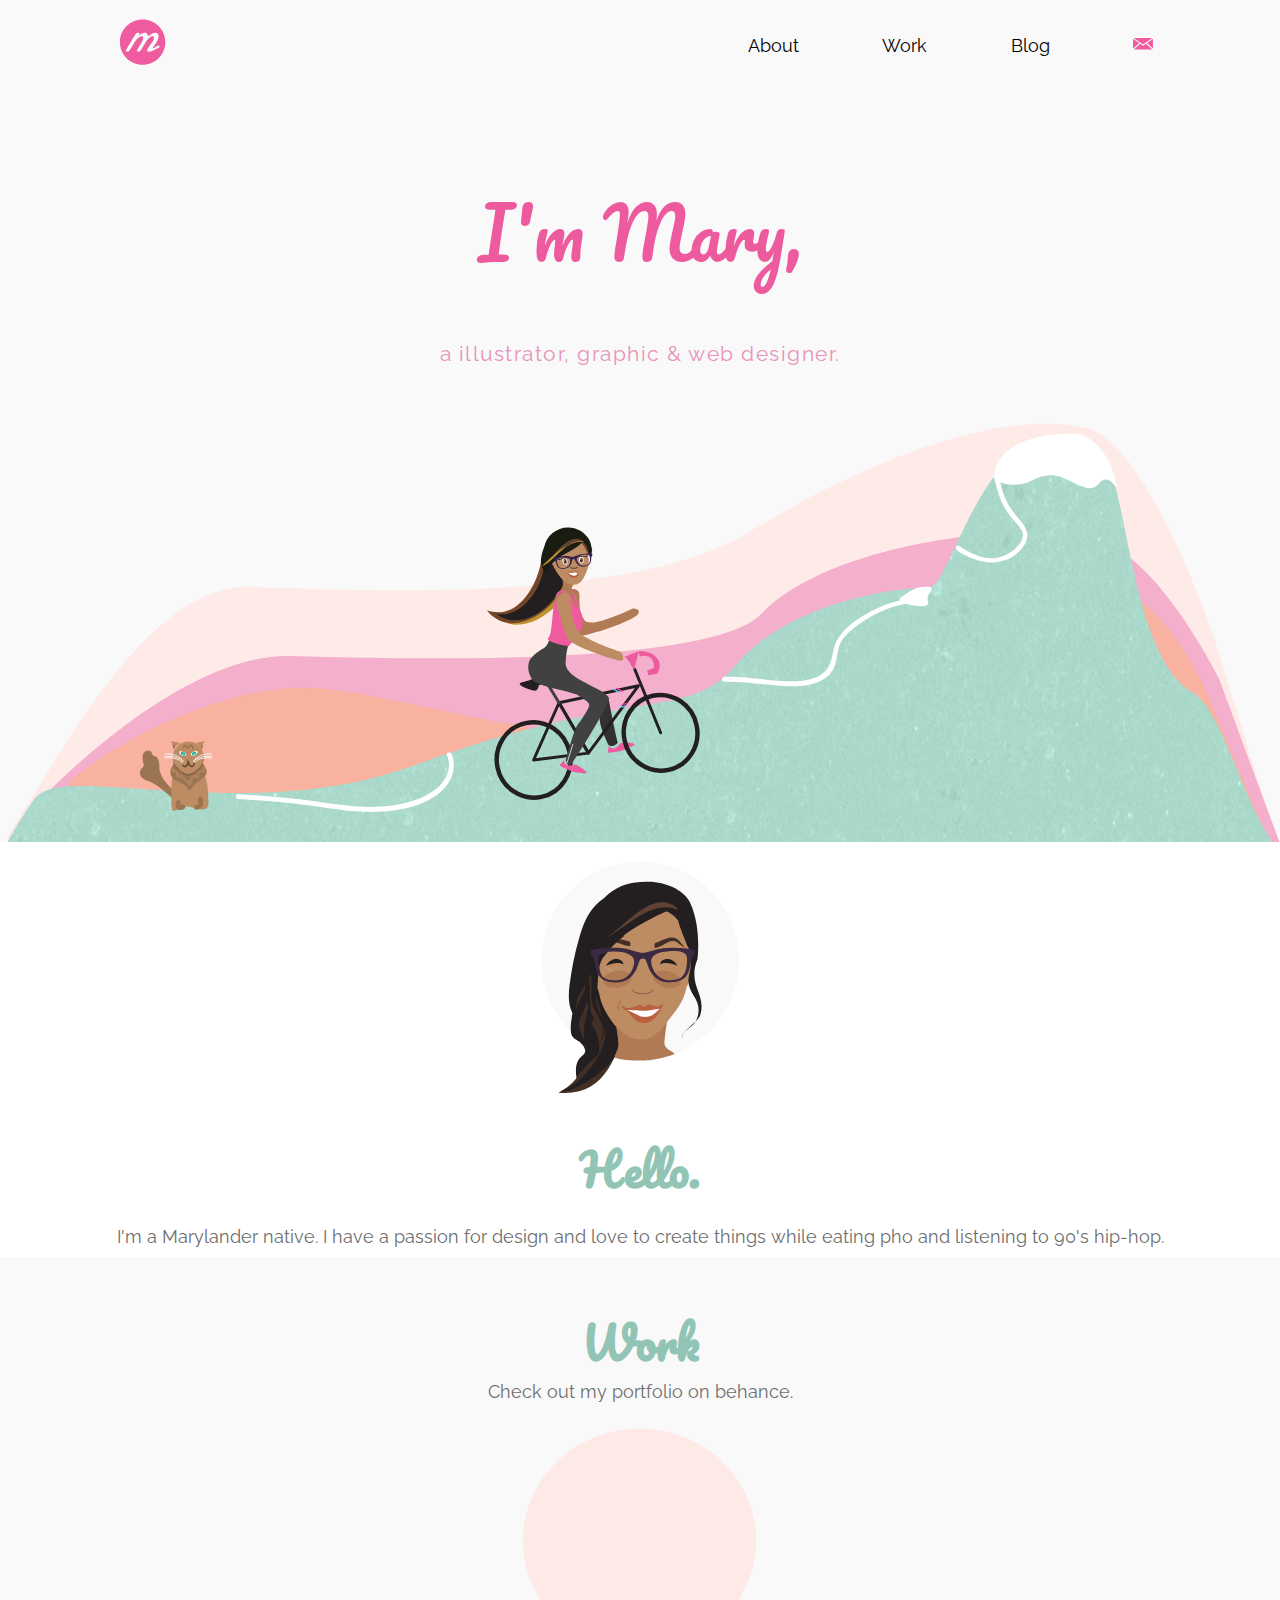
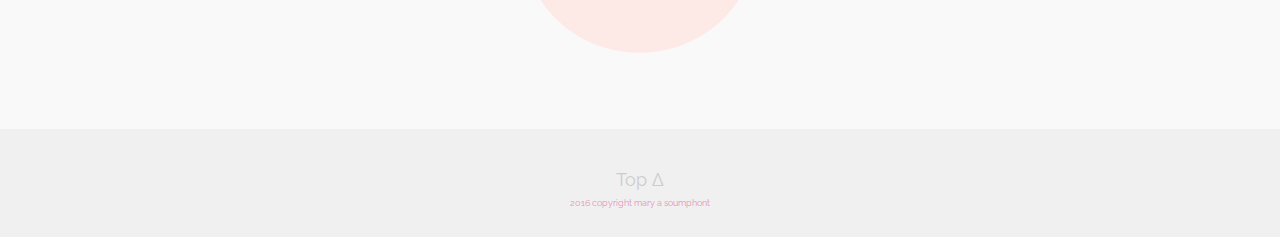
<file: final/index.html>
<html>
<head>
	<title>Mary Soumphont | Portfolio</title>
<link rel="stylesheet" type="text/css" href="css/style.css">
<link href="https://fonts.googleapis.com/css?family=Pacifico" rel="stylesheet">
<link href="https://fonts.googleapis.com/css?family=Rubik" rel="stylesheet">
<link href="https://fonts.googleapis.com/css?family=Raleway" rel="stylesheet">

<meta name="viewport" content="width=device-width, initial-scale=1">

</head>

<body>

	<header>
	<div id="logo"><img src="images/logo.svg" title="I'm Mary" alt="banner">
	</div>
	<div id="logo2">
		<span style="font-family: 'Rubik', sans-serif; font-size: 1.3em; color: #fff; letter-spacing: 2; font-weight: ligther;">
				mary whoa</span>
	</div>

		<label for="toggle">
			<span style="font-size: 1em; color: #ccc;">
				menu</span></label>
		<input type="checkbox" id="toggle">
		
	<nav class="clearfix">
<ul>
<li><a href="#about">About</a></li>
<li><a href="#work">Work</a></li>
<li><a href="http://prettaway.com">Blog</a></li>
<li><a href="mailto:msoumphont@gmail.com?Subject=Hello"><img src="images/email.svg" alt="email" title="Email Me"></a></li>
</ul>
	</nav>
	</header>

<section id="home">
<h1>I'm Mary,</h1>
<p> a illustrator, graphic & web designer.</p>
<img class="banner" src="images/banner.svg" title="I'm Mary" alt="banner">
</section>

<!-- QUESTIONS FOR 1:1 Image dimensions? Best practice? Best Image format for web? How to make columns with div/section? Need to create a wrapper? About section aligns all the way left?-->

<section id="about">
<img src="images/me.svg" title="Sa Bai Dee" alt="me" width="16%"><br>
<h2>Hello.</h2> <p>I'm a Marylander native. I have a passion for design and love to create things while eating pho and listening to 90's hip-hop.
</section>
<section id="work">	
	<h2>Work</h2>
Check out my portfolio on behance.
<p>
	<img src="images/placeholder.png" align="middle" title="MF" alt="image">

</section>




<footer>
<a href="#home">Top &#916</a>
<p>
2016 copyright mary a soumphont
</footer>


</body>
</html>
</file>
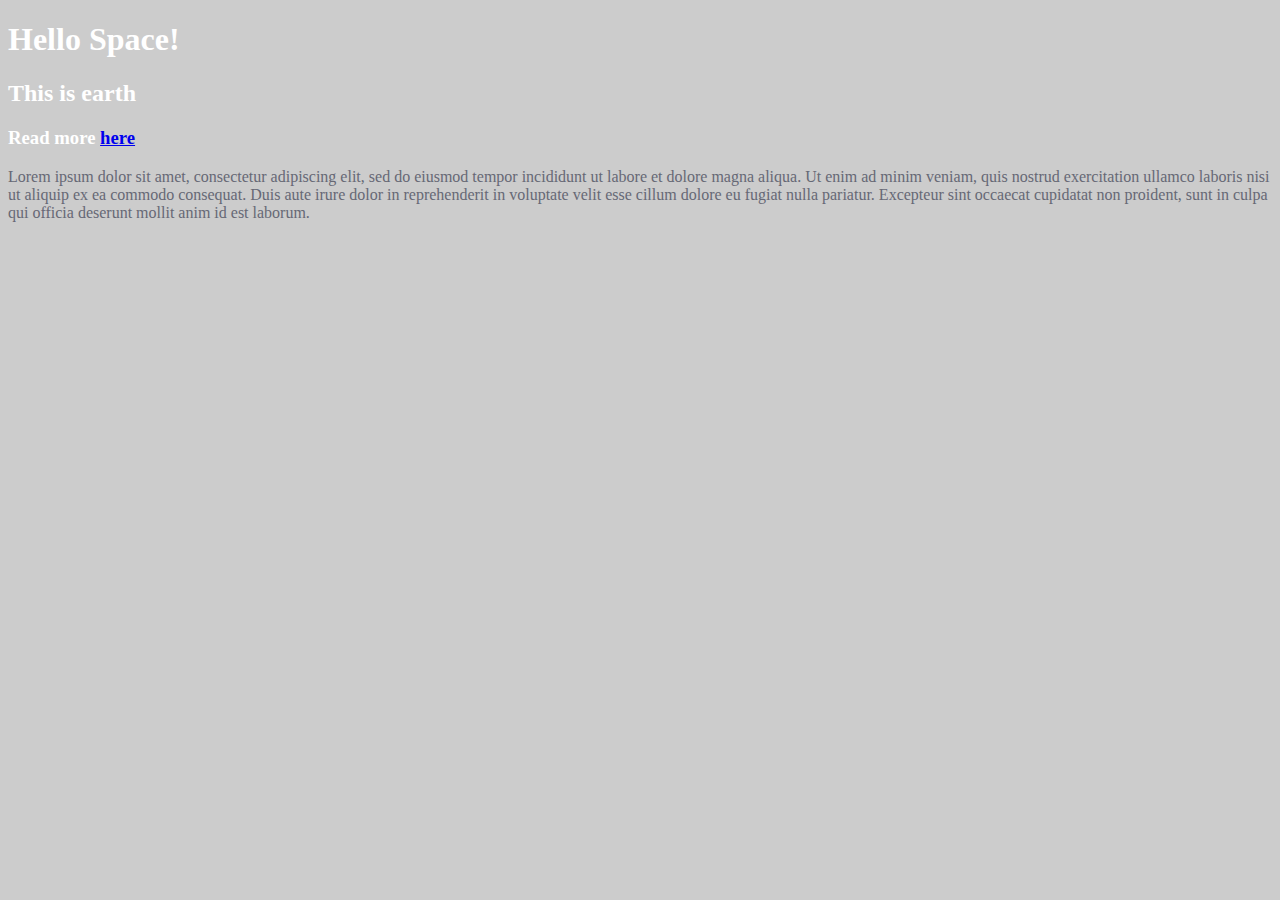
<file: unit_1/index.html>
<!DOCTYPE html>
<html>
<head>
		<title>Unit 1 Project</title>
		<link rel="stylesheet" type="text/css" href="css/style.css">
		</head>
<body>
	<h1>Hello Space!</h1>
	<h2>This is earth</h2>
	<h3>Read more <a href="#">here</a></h3>
	<p>Lorem ipsum dolor sit amet, consectetur adipiscing elit, sed do eiusmod tempor incididunt ut labore et dolore magna aliqua. Ut enim ad minim veniam, quis nostrud exercitation ullamco laboris nisi ut aliquip ex ea commodo consequat. Duis aute irure dolor in reprehenderit in voluptate velit esse cillum dolore eu fugiat nulla pariatur. Excepteur sint occaecat cupidatat non proident, sunt in culpa qui officia deserunt mollit anim id est laborum.</p>
</body>


		</html>
</file>
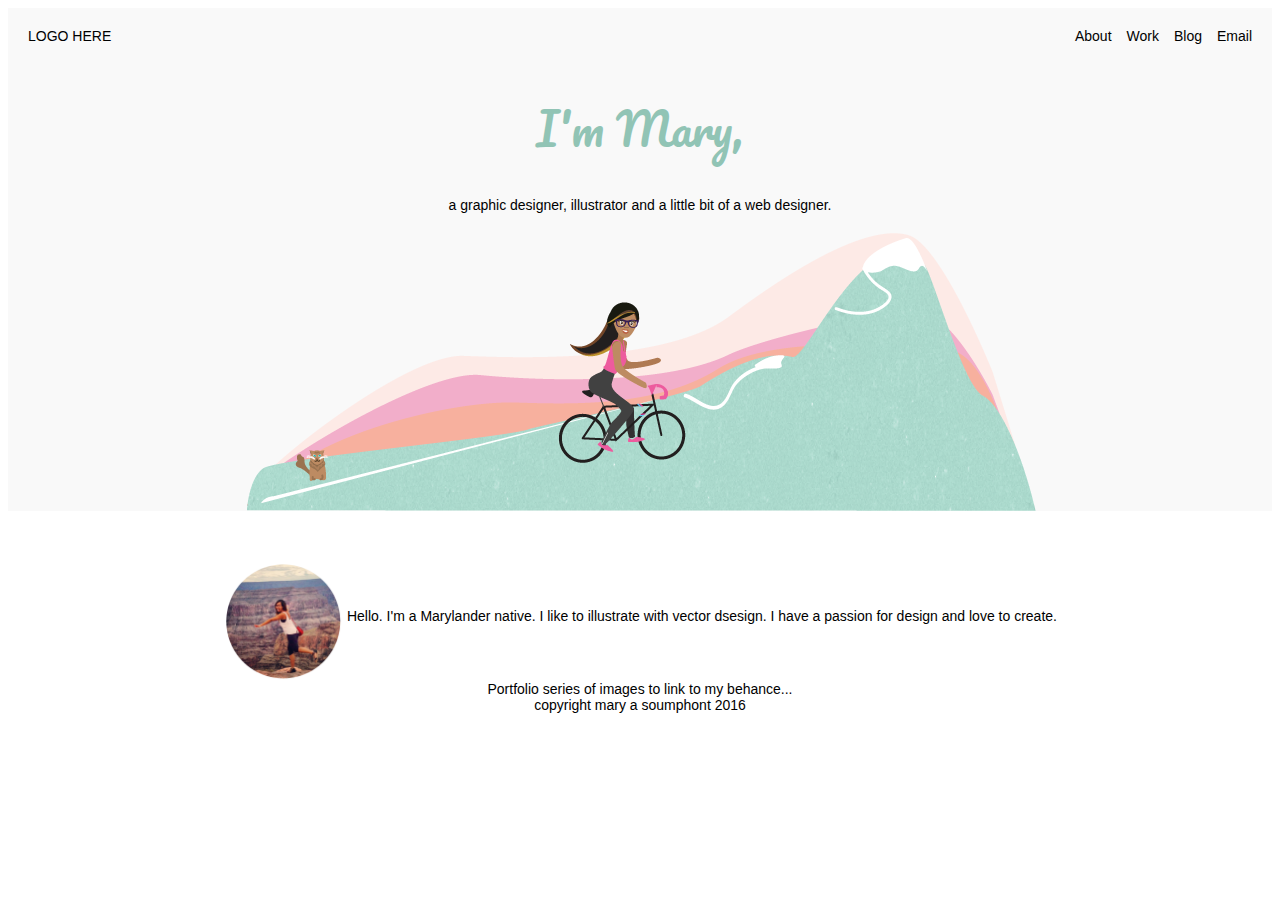
<file: unit_3/index.html>
<html>
<head>
	<title>Mary Soumphont Portfolio</title>
<link rel="stylesheet" type="text/css" href="css/style.css">
<link href="https://fonts.googleapis.com/css?family=Pacifico" rel="stylesheet">


</head>
<body>
	<div id="logo">LOGO HERE</div>
	<div id="navigation">
<ul>
<li><a href="#">About</a></li>
<li><a href="#">Work</a></li>
<li><a href="#">Blog</a></li>
<li><a href="#">Email</a></li>
</ul>
</div>

<div id="top">
<h1>I'm Mary,</h1>
<p> a graphic designer, illustrator and a little bit of a web designer.</p>
<img src="images/banner.png" title="I'm Mary" alt="banner">
</div>

<!-- QUESTIONS FOR 1:1 Image dimensions? Best practice? Best Image format for web? -->

<div id="about">
<img src="images/aboutme.png" align="middle" title="Hello" alt="image" width="120px">
Hello. I'm a Marylander native. I like to illustrate with vector dsesign. I have a passion for design and love to create.
</div>
</div>

<div id="work">
Portfolio series of images to link to my behance...
</div>

<footer>
copyright mary a soumphont 2016
</footer>


</body>
</html>
</file>
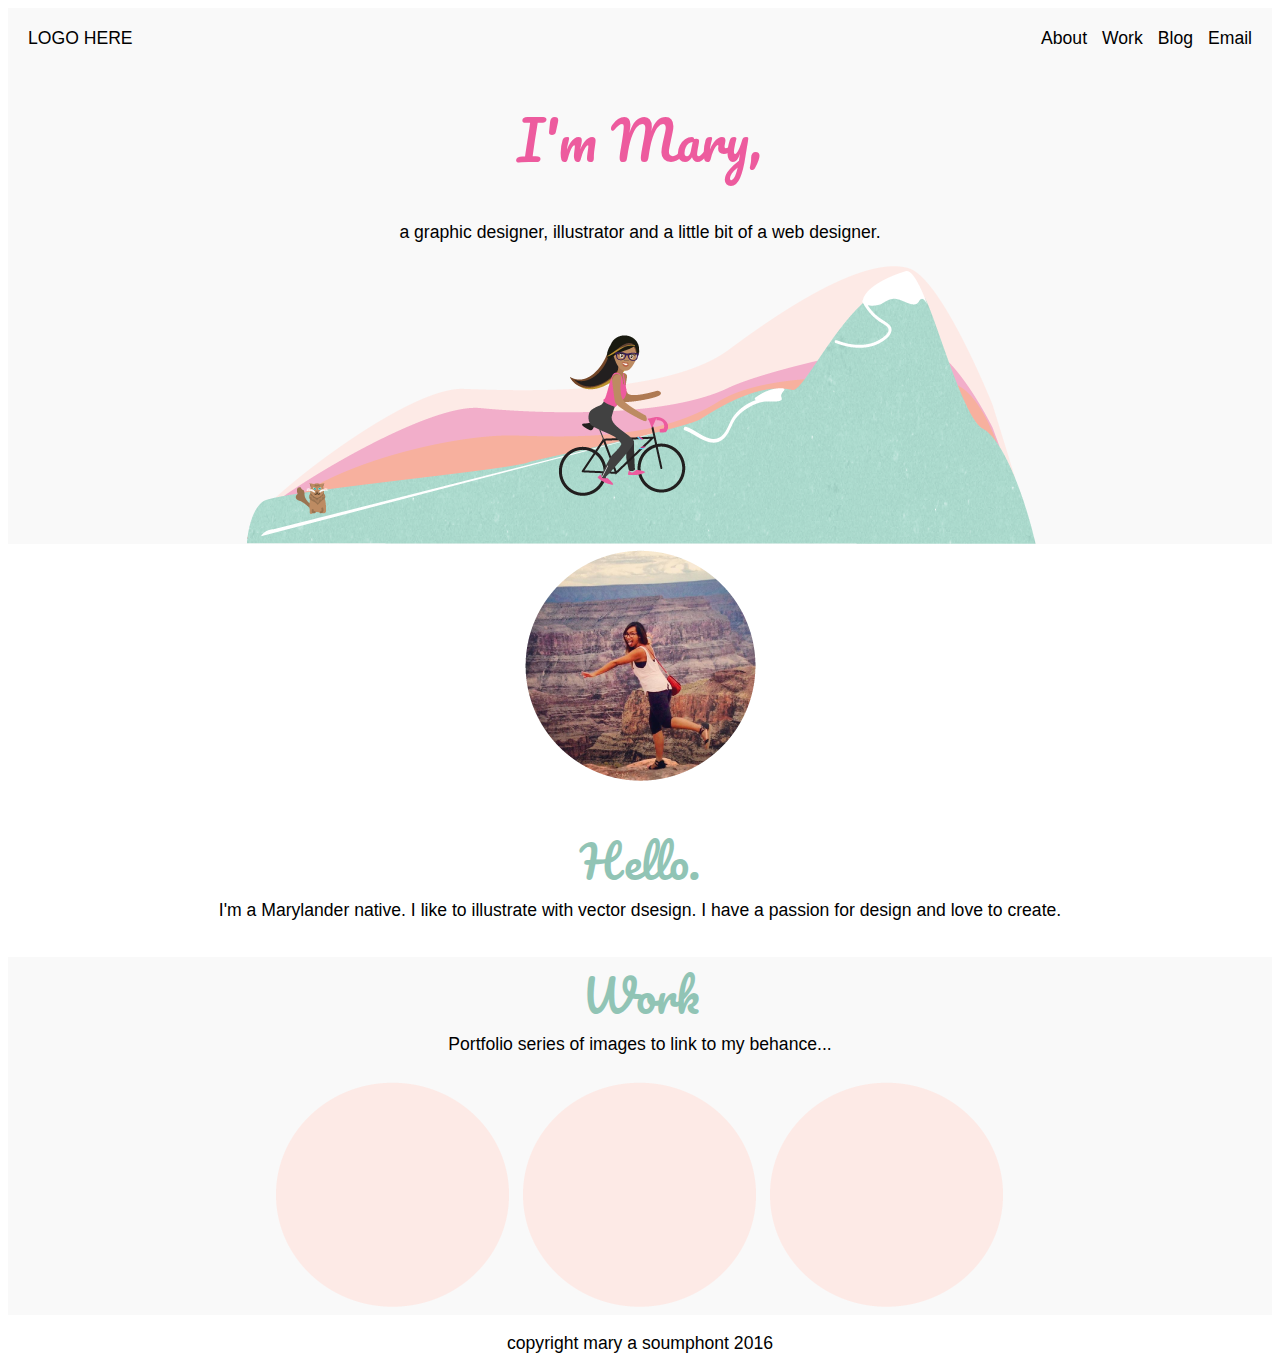
<file: unit_4/index.html>
<html>
<head>
	<title>Mary Soumphont Portfolio</title>
<link rel="stylesheet" type="text/css" href="css/style.css">
<link href="https://fonts.googleapis.com/css?family=Pacifico" rel="stylesheet">


</head>
<body>
	<div id="logo">LOGO HERE</div>
	<div id="navigation">
<ul>
<li><a href="#">About</a></li>
<li><a href="#">Work</a></li>
<li><a href="#">Blog</a></li>
<li><a href="#">Email</a></li>
</ul>
</div>

<div id="top">
<h1>I'm Mary,</h1>
<p> a graphic designer, illustrator and a little bit of a web designer.</p>
<img src="images/banner.png" title="I'm Mary" alt="banner">
</div>

<!-- QUESTIONS FOR 1:1 Image dimensions? Best practice? Best Image format for web? -->

<div id="about">
<img src="images/aboutme.png" align="middle" title="Hello" alt="image">
<h2>Hello.</h2> I'm a Marylander native. I like to illustrate with vector dsesign. I have a passion for design and love to create.
</div>
</div>

<div id="work">	
	<h2>Work</h2>
Portfolio series of images to link to my behance...
<p>
<img src="images/placeholder.png" align="middle" title="Hello" alt="image">
<img src="images/placeholder.png" align="middle" title="Hello" alt="image">
<img src="images/placeholder.png" align="middle" title="Hello" alt="image">
</div>

<footer>
copyright mary a soumphont 2016
</footer>


</body>
</html>
</file>
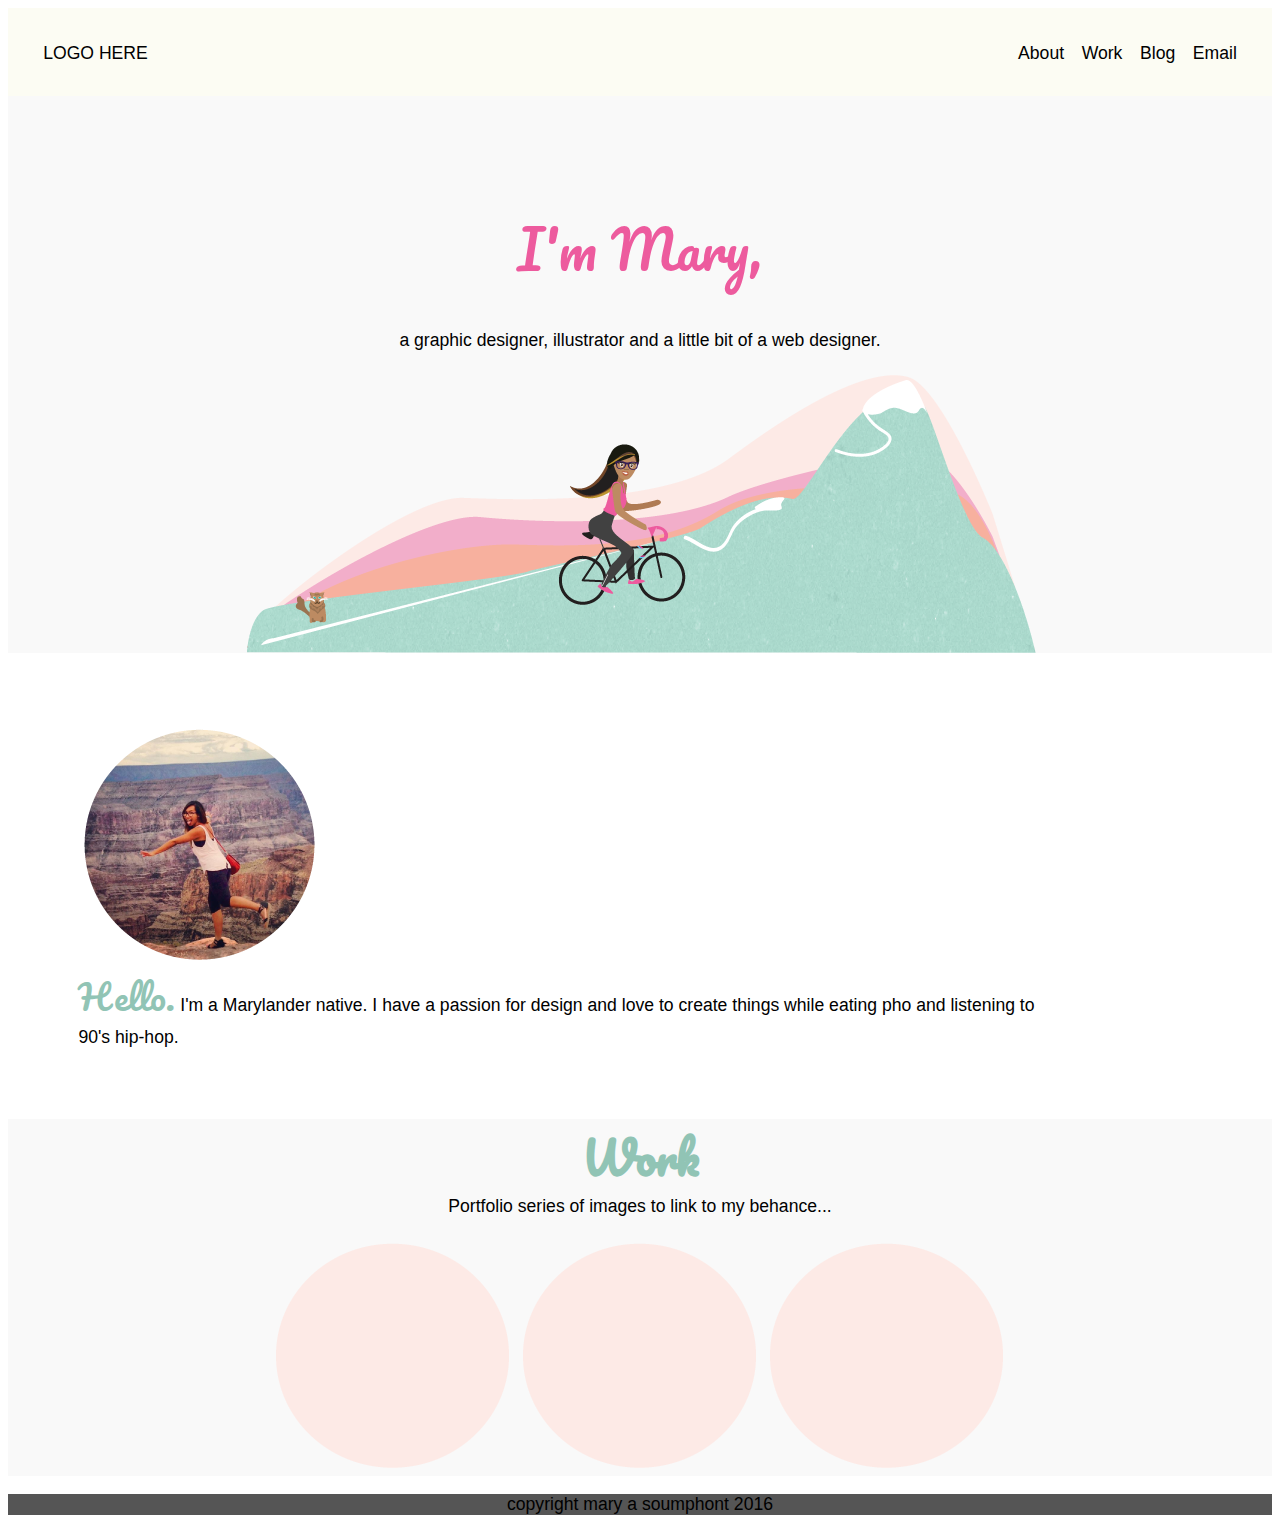
<file: unit_5/index.html>
<html>
<head>
	<title>Mary Soumphont Portfolio</title>
<link rel="stylesheet" type="text/css" href="css/style.css">
<link href="https://fonts.googleapis.com/css?family=Pacifico" rel="stylesheet">

</head>

<body>
	<header>
	<div id="logo">LOGO HERE</div>
	<nav>
<ul>
<li><a href="#">About</a></li>
<li><a href="#">Work</a></li>
<li><a href="#">Blog</a></li>
<li><a href="#">Email</a></li>
</ul>
	</nav>
	</header>

<section id="home">
<h1>I'm Mary,</h1>
<p> a graphic designer, illustrator and a little bit of a web designer.</p>
<img src="images/banner.png" title="I'm Mary" alt="banner">
</section>

<!-- QUESTIONS FOR 1:1 Image dimensions? Best practice? Best Image format for web? How to make columns with div/section? -->

<section id="about">
<img src="images/aboutme.png" align="middle" title="Hello" alt="image" align="left"> 
<div class="container">
<span style="font-family: 'Pacifico', cursive; font-size: 2em; color: #91c4b5;">Hello.</span> I'm a Marylander native. I have a passion for design and love to create things while eating pho and listening to 90's hip-hop.
</div>
</section>

<section id="work">	
	<h2>Work</h2>
Portfolio series of images to link to my behance...
<p>
<img src="images/placeholder.png" align="middle" title="Hello" alt="image">
<img src="images/placeholder.png" align="middle" title="Hello" alt="image">
<img src="images/placeholder.png" align="middle" title="Hello" alt="image">
</section>

<footer>
copyright mary a soumphont 2016
</footer>


</body>
</html>
</file>
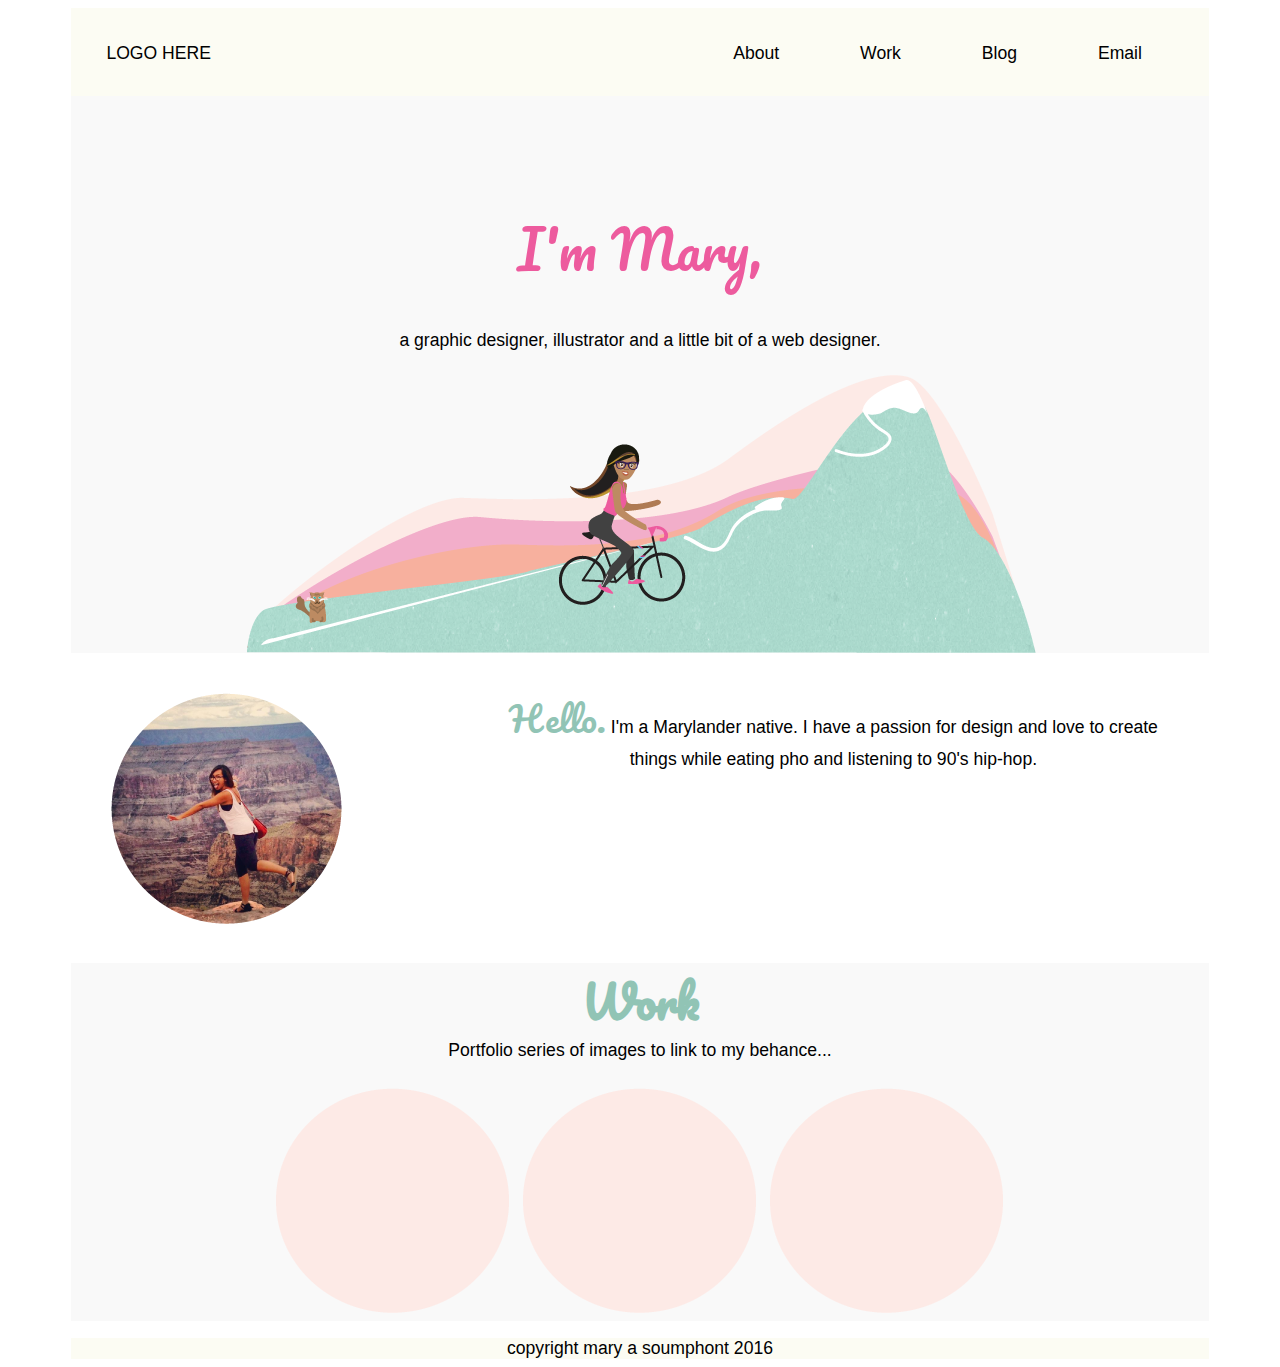
<file: unit_6/index.html>
<html>
<head>
	<title>Mary Soumphont Portfolio</title>
<link rel="stylesheet" type="text/css" href="css/style.css">
<link href="https://fonts.googleapis.com/css?family=Pacifico" rel="stylesheet">

</head>

<body>
	<div id="wrapper">
	<header>
	<div id="logo">LOGO HERE</div>
	<nav class="clearfix">
<ul>
<li><a href="#">About</a></li>
<li><a href="#">Work</a></li>
<li><a href="#">Blog</a></li>
<li><a href="#">Email</a></li>
</ul>
	</nav>
	</header>

<section id="home">
<h1>I'm Mary,</h1>
<p> a graphic designer, illustrator and a little bit of a web designer.</p>
<img src="images/banner.png" title="I'm Mary" alt="banner">
</section>

<!-- QUESTIONS FOR 1:1 Image dimensions? Best practice? Best Image format for web? How to make columns with div/section? Need to create a wrapper? About section aligns all the way left?-->

<section id="about">
	<div class="selfie">
<img src="images/aboutme.png" align="middle" title="Hello" alt="image" align="left"> </div>
<div class="container">
<span style="font-family: 'Pacifico', cursive; font-size: 2em; color: #91c4b5;">Hello.</span> I'm a Marylander native. I have a passion for design and love to create things while eating pho and listening to 90's hip-hop.
</div>
</section>
<section id="work">	
	<h2>Work</h2>
Portfolio series of images to link to my behance...
<p>
<img src="images/placeholder.png" align="middle" title="Hello" alt="image">
<img src="images/placeholder.png" align="middle" title="Hello" alt="image">
<img src="images/placeholder.png" align="middle" title="Hello" alt="image">
</section>

<footer>
copyright mary a soumphont 2016
</footer>
</div>

</body>
</html>
</file>
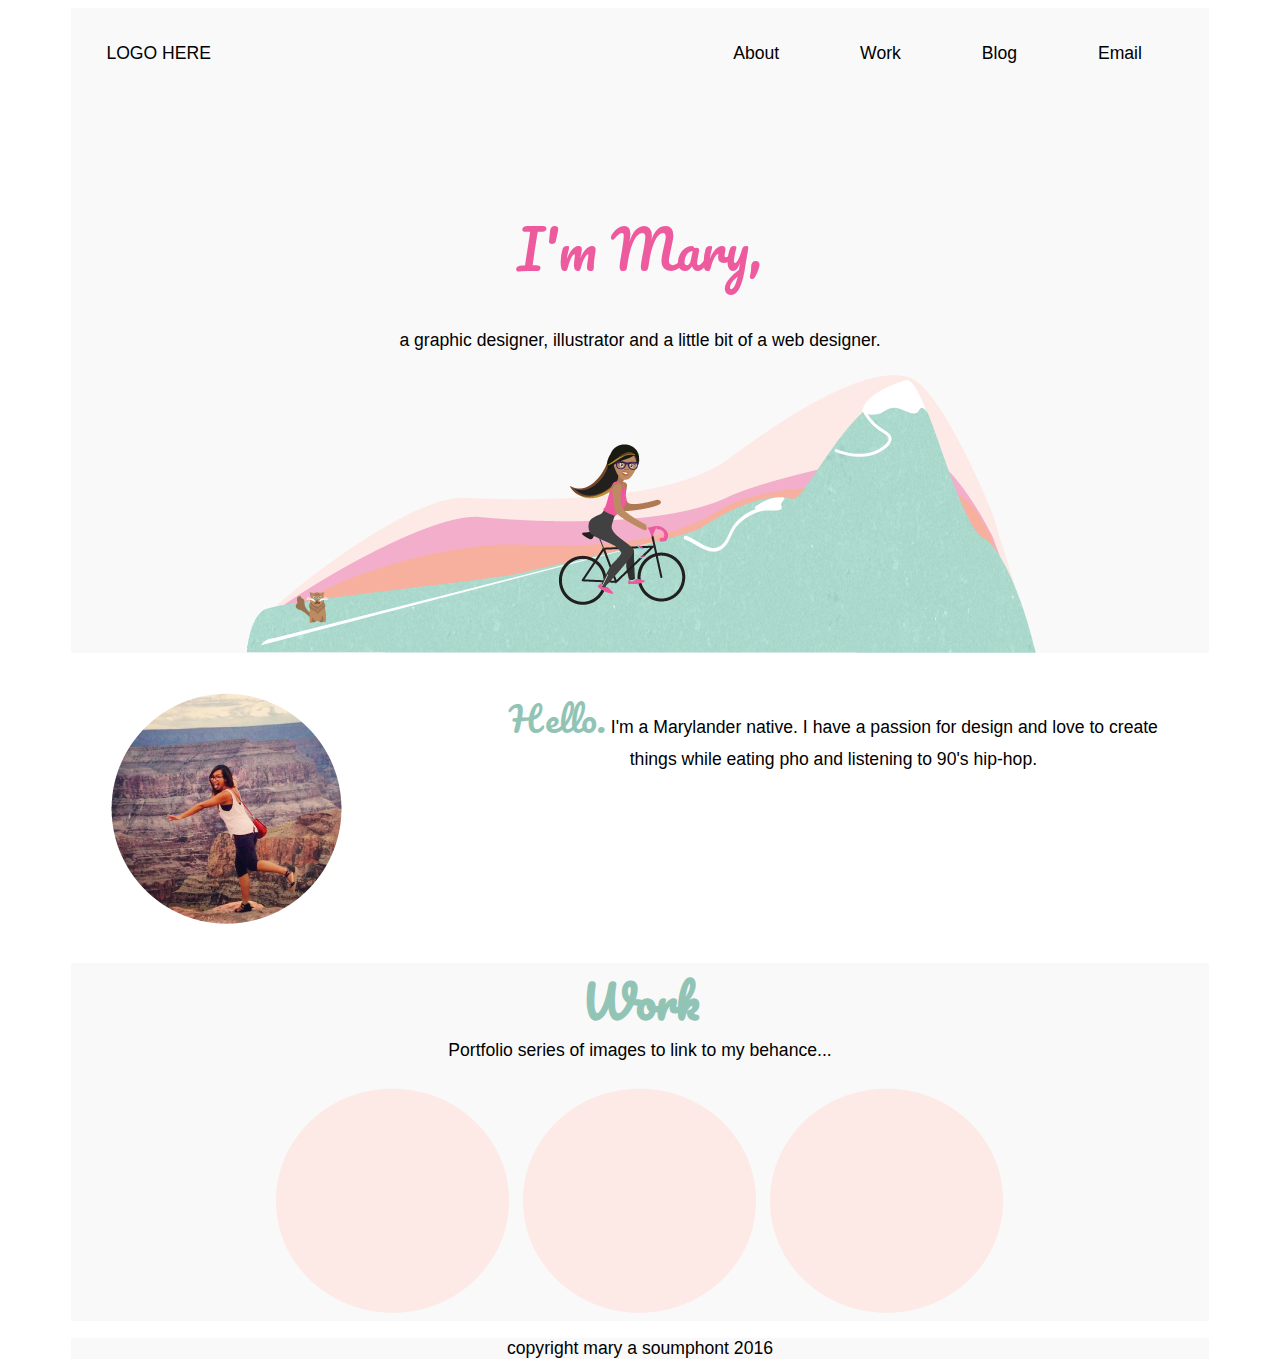
<file: unit_8/index.html>
<html>
<head>
	<title>Mary Soumphont Portfolio</title>
<link rel="stylesheet" type="text/css" href="css/style.css">
<link href="https://fonts.googleapis.com/css?family=Pacifico" rel="stylesheet">
<meta name="viewport" content="width=device-width, initial-scale=1">

</head>

<body>
	<div id="wrapper">
	<header>
	<div id="logo">LOGO HERE
	</div>

		<label for="toggle">Menu</label>
		<input type="checkbox" id="toggle">
		
	<nav class="clearfix">
<ul>
<li><a href="#">About</a></li>
<li><a href="#">Work</a></li>
<li><a href="#">Blog</a></li>
<li><a href="#">Email</a></li>
</ul>
	</nav>
	</header>

<section id="home">
<h1>I'm Mary,</h1>
<p> a graphic designer, illustrator and a little bit of a web designer.</p>
<img src="images/banner.png" title="I'm Mary" alt="banner">
</section>

<!-- QUESTIONS FOR 1:1 Image dimensions? Best practice? Best Image format for web? How to make columns with div/section? Need to create a wrapper? About section aligns all the way left?-->

<section id="about">
	<div class="selfie">
<img src="images/aboutme.png" align="middle" title="Hello" alt="image" align="left"> </div>
<div class="container">
<span style="font-family: 'Pacifico', cursive; font-size: 2em; color: #91c4b5;">Hello.</span> I'm a Marylander native. I have a passion for design and love to create things while eating pho and listening to 90's hip-hop.
</div>
</section>
<section id="work">	
	<h2>Work</h2>
Portfolio series of images to link to my behance...
<p>
<img src="images/placeholder.png" align="middle" title="Hello" alt="image">
<img src="images/placeholder.png" align="middle" title="Hello" alt="image">
<img src="images/placeholder.png" align="middle" title="Hello" alt="image">
</section>

<footer>
copyright mary a soumphont 2016
</footer>
</div>

</body>
</html>
</file>
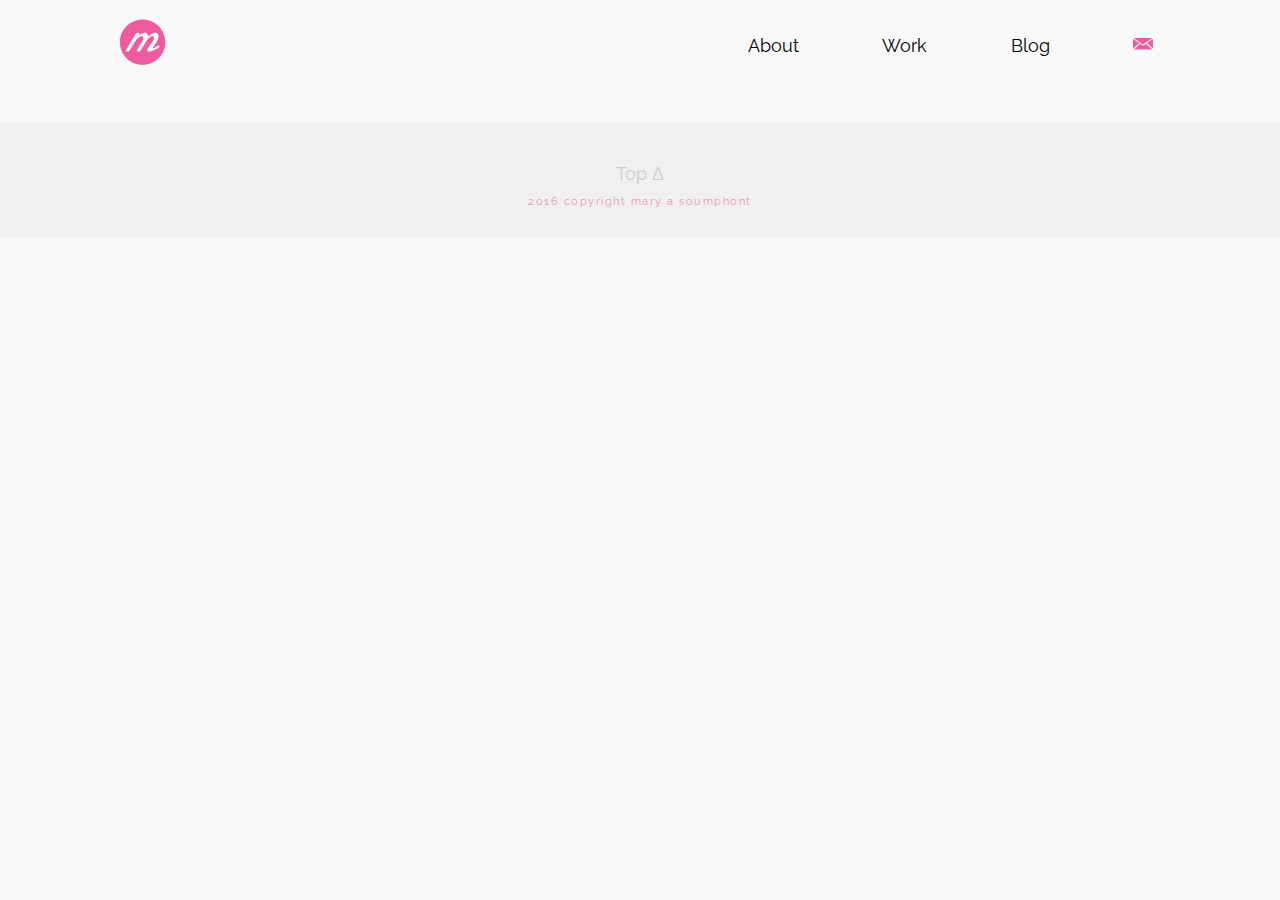
<file: final/work.html>
<html>
<head>
	<title>Mary Soumphont Portfolio</title>
<link rel="stylesheet" type="text/css" href="css/style.css">
<link href="https://fonts.googleapis.com/css?family=Pacifico" rel="stylesheet">
<link href="https://fonts.googleapis.com/css?family=Rubik" rel="stylesheet">
<link href="https://fonts.googleapis.com/css?family=Raleway" rel="stylesheet">

<meta name="viewport" content="width=device-width, initial-scale=1">

</head>

<body>

	<header>
	<div id="logo"><img src="images/logo.svg" title="I'm Mary" alt="banner">
	</div>
	<div id="logo2">
		<span style="font-family: 'Rubik', sans-serif; font-size: 1.3em; color: #fff; letter-spacing: 2; font-weight: ligther;">
				mary whoa</span>
	</div>

		<label for="toggle">
			<span style="font-size: 1em; color: #ccc;">
				menu</span></label>
		<input type="checkbox" id="toggle">
		
	<nav class="clearfix">
<ul>
<li><a href="#about">About</a></li>
<li><a href="#work">Work</a></li>
<li><a href="#">Blog</a></li>
<li><a href="#"><img src="images/email.svg" alt="email" title="Email Me"></a></li>
</ul>
	</nav>
	</header>

<section id="home">


<footer>
<a href="#home">Top &#916</a>
<p>
2016 copyright mary a soumphont
</footer>


</body>
</html>
</file>
<file: final/css/style.css>
body {
	margin: 0;
	padding: 0;
	text-align: center;
	display: block;
	background-color: #f9f9f9;
	font-size: 1.1em;
	font-family: 'Raleway', sans-serif;
	color: #6d6d6d;
}

header {
	background-color: #f9f9f9;
	padding: 1em;
	height: 3em;
}

nav {
	float: right;
	padding: 1em;
	display: block;
	margin-right: 50px;
}
nav img {
	width: 20px;
}

nav a {	
  text-decoration: none;
  color: #000;
  margin: 1.8em;
  padding: 10px;
}

a:hover {
	color: #ed5b9e;
}

#logo {
	float: left;
	width: 50px;
	margin-left: 100px;
}

#logo2 {
	display: none;
}

#home {
	padding-top: 2em;
	background-color: #f9f9f9;
}
#home p{
	font-size: 1.2em;
	color: #e892ba;
	letter-spacing: 1.5px;
}

#home h1 {
	font-family: 'Pacifico', cursive;
	font-size: 4em;
	font-weight: lighter;
	color: #ed5b9e;
}

ul {
	display: inline;
    list-style: none;
    padding: 0;
    margin: 0;
}

li {
    display: block;
    float: left;
}


h2 {
	font-family: 'Pacifico', cursive;
	font-size: 2.5em;
	color: #91c4b5;
	margin-bottom:0em;
}

#about {
	text-align: center;
	width: 100%;
	background-color: #fff;
	height: 400px;
	padding-top: 15px;
}

#work {
	display: block;
	background-color: #f9f9f9;
	padding: 10 0 50 0;
	clear: both;
}

footer {
	background-color: #f0f0f0;
	font-size: .5em;
	clear: both;
	color: #e892ba;
	padding: 40px 0 20px 0;
}

footer a{
	text-decoration: none;
	font-size: 2em;
	color: #ccc;
}

.clearfix:after {
	visibility: hidden;
	display: block;
	font-size: 0;
	content: " ";
	clear: both;
	height: 0;
}
label {
  text-decoration: none;
  color: #000000;
  margin: 1.8em;
  display: none;
}
#toggle{
	display: none;
}


@media only screen and (max-width: 800px) {
 	nav {
    	float: right;
    	margin-right: 0px;
 	}		
 	nav a {	
  		text-decoration: none;
  		color: #000;
		padding: 15px;
		margin: 0;
	}
	nav img {
		width: 20px;
		padding-left: 20px;
    	margin: 0;
    	float: left;
	}
 	 img {
    	width: 30%;
  	}
 	 img.banner {
		width: 100%; 
	}
	#logo {
		width: 20%;
		margin-left: 10px;
	}
	#about {
		text-align: center;
		font-size: 1em;
		height: 440px;
		padding-top: 30px;
		}
	#about p {
		padding: 0 50px 0 50px;
		}



@media only screen and (max-width: 480px) {
  		h1 {
    		display: block;
    		text-align: center;
    		font-size: 3em;
    		color: #91c4b5;
  		}
 		h2 {
			font-size: 2em;
 		 }

		img {
    		width: 70%;
  		}

		#home {
			background-color: #f9f9f9;
		}
		#home h1 {
			color: #91c4b5;
		}
		#home p {
			float: none;
			text-align: center;
			padding: 0 50px 0 50px;
			color: #91c4b5;
		}
		header {
			background-color: #ed5b9e;
			padding: 1em;
			height: 1.5em;
		}
		#about {
			text-align: center;
			font-size: 1em;
			height: 420px;
			padding-top: 30px;
		}
		#about p {
			padding: 0 30px 0 30px;
		}
		#about img {
			width: 50%;
		}
		#work {
		}
		#work img {
			width: 55%;
		}
		#logo2 {
			display: block;
			width: 100%;
			color: #f9f9f9;
		}
		#logo {
			display: none;
		}
		label {
			display: block;
			float: none;
		}

		nav {
			display: none;
			float: none;
    		margin: 0;
    		padding: 0;
		}
		li {
			width: 90%;
    		border-top: solid 1px;
    		border-color: #fff;
    		padding: 20px 0 20px 0;
  		}
		nav a {	
  			text-decoration: none;
  			color: #000;
  			margin: 0;
  			padding: 20px;
		}
		nav img {
			width: 10%;
			text-align: center;
			padding-left: 140px;
		}
		#toggle:checked + nav{
			display: block;
			padding-left: 2em;
		}
		footer {
			background-color: #f9f9f9;
			font-size: .5em;
			clear: both;
		}
</file>
<file: unit_1/css/style.css>
body {
	color:#fff;
    background-color:#ccc;
}

h1{
    color:#fff;
}

p {
    color:#666875;
}
</file>
<file: unit_3/css/style.css>
body {
	text-align: center;
	display: block;
	background-color: #FFF;
	font-size: 14px;
	font-family: brandon-grotesque,HelveticaNeue-Light,"Helvetica Neue Light","Helvetica Neue",Helvetica,Arial,"Lucida Grande",sans-serif;
}

header {
	background-color: #fcfcf3;
	padding: 20px;
	font-size: 14px;
}

#logo {
	float: left;
	padding: 20px;
}

#navigation {
	float: right;
	padding: 20px;
}

#top {
	padding-top: 50px;
	background-color: #f9f9f9;
}

ul {
    list-style: none;
    padding: 0;
    margin: 0;
}
li {
    display: block;
    float: left;
    padding-left: 15px;
}

a {
	color: #000;
	text-decoration: none;
}

h1 {
	font-family: 'Pacifico', cursive;
	font-size: 45px;
	font-weight: lighter;
	color: #91c4b5;
}

h2 {
	font-family: 'Pacifico', cursive;
	font-size: 32px;
	font-weight: lighter;
	color: #91c4b5;
}

#about {
	display: block;
	padding-top: 50px;
}

.content {
	display: block;
	padding: 30px;
	width: 60%;
	height: 20%;
}
</file>
<file: unit_4/css/style.css>
body {
	text-align: center;
	display: block;
	background-color: #FFF;
	font-size: 1.1em;
	font-family: "Helvetica Neue Light","Helvetica Neue",Helvetica,Arial,"Lucida Grande",sans-serif;
}

header {
	background-color: #fcfcf3;
	padding: 20px;
	font-size: 14px;
}

#logo {
	float: left;
	padding: 20px;
}

#navigation {
	float: right;
	padding: 20px;
}

#top {
	padding-top: 50px;
	background-color: #f9f9f9;
}

ul {
    list-style: none;
    padding: 0;
    margin: 0;
}
li {
    display: block;
    float: left;
    padding-left: 15px;
}

a {
	color: #000;
	text-decoration: none;
}

h1 {
	font-family: 'Pacifico', cursive;
	font-size: 3em;
	font-weight: lighter;
	color: #ed5b9e;
}

h2 {
	font-family: 'Pacifico', cursive;
	font-size: 2.5em;
	font-weight: lighter;
	color: #91c4b5;
	margin-bottom:0em;
}

#about {
	display: block;
	padding-top: 20 0 20 0;
}

.content {
	display: block;
	padding: 30px;
	width: 60%;
	height: 20%;
}

#work {
	display: block;
	background-color: #f9f9f9;
	padding-top: 20 0 20 0;
}
</file>
<file: unit_5/css/style.css>
body {
	text-align: center;
	display: block;
	background-color: #FFF;
	font-size: 1.1em;
	font-family: "Helvetica Neue Light","Helvetica Neue",Helvetica,Arial,"Lucida Grande",sans-serif;
}

header {
	background-color: #fcfcf3;
	padding: 1em;
	height: 3em;
}

nav {
	float: right;
	padding: 1em;
}

#logo {
	float: left;
	padding: 1em;
}

#home {
	padding-top: 4em;
	background-color: #f9f9f9;
}

ul {
display: inline;
    list-style: none;
    padding: 0;
    margin: 0;
}
li {
    display: block;
    float: left;
    padding-left: 1em;
}

a {
	color: #000;
	text-decoration: none;
}

h1 {
	font-family: 'Pacifico', cursive;
	font-size: 3em;
	font-weight: lighter;
	color: #ed5b9e;
}

h2 {
	font-family: 'Pacifico', cursive;
	font-size: 2.5em;
	color: #91c4b5;
	margin-bottom:0em;
}

#about {
	display: block;
	padding-top: 20 0 20 0;
	text-align: left;
	margin: 4em;
	width: 960px;
}

.content {
	display: block;
	padding: 3em;
	width: 40%;
}

#work {
	display: block;
	background-color: #f9f9f9;
	padding-top: 20 0 20 0;
}

footer {
	background-color: #555;
}
</file>
<file: unit_6/css/style.css>
body {
	text-align: center;
	display: block;
	background-color: #FFF;
	font-size: 1.1em;
	font-family: "Helvetica Neue Light","Helvetica Neue",Helvetica,Arial,"Lucida Grande",sans-serif;
}

#wrapper {
	width: 90%;
	text-align: center;
	display: inline-block;

}

header {
	background-color: #fcfcf3;
	padding: 1em;
	height: 3em;
}

nav {
	float: right;
	padding: 1em;
	display: block;
}

nav a {	
  text-decoration: none;
  color: #000000;
  margin: 1.8em;
}

a {
	color: #000;
	text-decoration: none;
}

a:hover {
	color: #ed5b9e;
}

#logo {
	float: left;
	padding: 1em;
}

#home {
	padding-top: 4em;
	background-color: #f9f9f9;
}
ul {
	display: inline;
    list-style: none;
    padding: 0;
    margin: 0;
}
li {
    display: block;
    float: left;
    padding-left: 1em;
}

h1 {
	font-family: 'Pacifico', cursive;
	font-size: 3em;
	font-weight: lighter;
	color: #ed5b9e;
}

h2 {
	font-family: 'Pacifico', cursive;
	font-size: 2.5em;
	color: #91c4b5;
	margin-bottom:0em;
}

#about {
	width: 100%;
}
.selfie {
	display: block;
	float: left;
	padding: 3%;
	text-align: left;
	width: 24%;
}

.container {
	display: block;
	float: right;
	padding: 3%;
	width: 60%;
}

#work {
	display: block;
	background-color: #f9f9f9;
	padding-top: 20 0 20 0;
	clear: both;
}

footer {
	background-color: #fcfcf3;
	clear: both;
}

.clearfix:after {
	visibility: hidden;
	display: block;
	font-size: 0;
	content: " ";
	clear: both;
	height: 0;

}
</file>
<file: unit_8/css/style.css>
body {
	text-align: center;
	display: block;
	background-color: #FFF;
	font-size: 1.1em;
	font-family: "Helvetica Neue Light","Helvetica Neue",Helvetica,Arial,"Lucida Grande",sans-serif;
}

#wrapper {
	width: 90%;
	text-align: center;
	display: inline-block;

}

header {
	background-color: #f9f9f9;
	padding: 1em;
	height: 3em;
}

nav {
	float: right;
	padding: 1em;
	display: block;
}

nav a {	
  text-decoration: none;
  color: #000000;
  margin: 1.8em;
}

a {
	color: #000;
	text-decoration: none;
}

a:hover {
	color: #ed5b9e;
}

#logo {
	float: left;
	padding: 1em;
}

#home {
	padding-top: 4em;
	background-color: #f9f9f9;
}
ul {
	display: inline;
    list-style: none;
    padding: 0;
    margin: 0;
}
li {
    display: block;
    float: left;
    padding-left: 1em;
}

h1 {
	font-family: 'Pacifico', cursive;
	font-size: 3em;
	font-weight: lighter;
	color: #ed5b9e;
}

h2 {
	font-family: 'Pacifico', cursive;
	font-size: 2.5em;
	color: #91c4b5;
	margin-bottom:0em;
}

#about {
	width: 100%;
}
.selfie {
	display: block;
	float: left;
	padding: 3%;
	text-align: left;
	width: 24%;
}

.container {
	display: block;
	float: right;
	padding: 3%;
	width: 60%;
}

#work {
	display: block;
	background-color: #f9f9f9;
	padding-top: 20 0 20 0;
	clear: both;
}

footer {
	background-color: #f9f9f9;
	clear: both;
}

.clearfix:after {
	visibility: hidden;
	display: block;
	font-size: 0;
	content: " ";
	clear: both;
	height: 0;

}

label {
  text-decoration: none;
  color: #000000;
  margin: 1.8em;
  display: none;
}
#toggle{
	display: none;
}

@media only screen and (max-width: 800px) {
  nav {
    float: none;
  }	
  nav {
    float: none;
  }
  nav a {
      margin: 0 1.6em .75em 0;
  }
   img {
    width: 100%;
  }
    #about {
    font-size: 1.4em;
    line-height: 1.8em;
  }
}

@media only screen and (max-width: 480px) {
  h1 {
    display: block;
    text-align: center;
    font-size: 3em;
  }
 h2 {
	font-size: 2em;
  }

  li {
    width: 100%;
    padding: 2em 0 2em 0;
    border-top: solid 1px;
    border-color: #fff;
  }
  .selfie {
  	text-align: center;
	float: none;
	width: 100%;
}
  .container {
	padding: 3%;
	width: 100%;
}
#home {
	padding: 1em;
	background-color: #f9f9f9;
}
#about, #work {
	font-size: 1em;

}
#logo {
	float: none;
}
label {
	display: block;
	float: none;
}
nav {
	display: none;
}
#toggle:checked + nav{
	display: block;
	padding-left: 2em;

}

}
</file>
